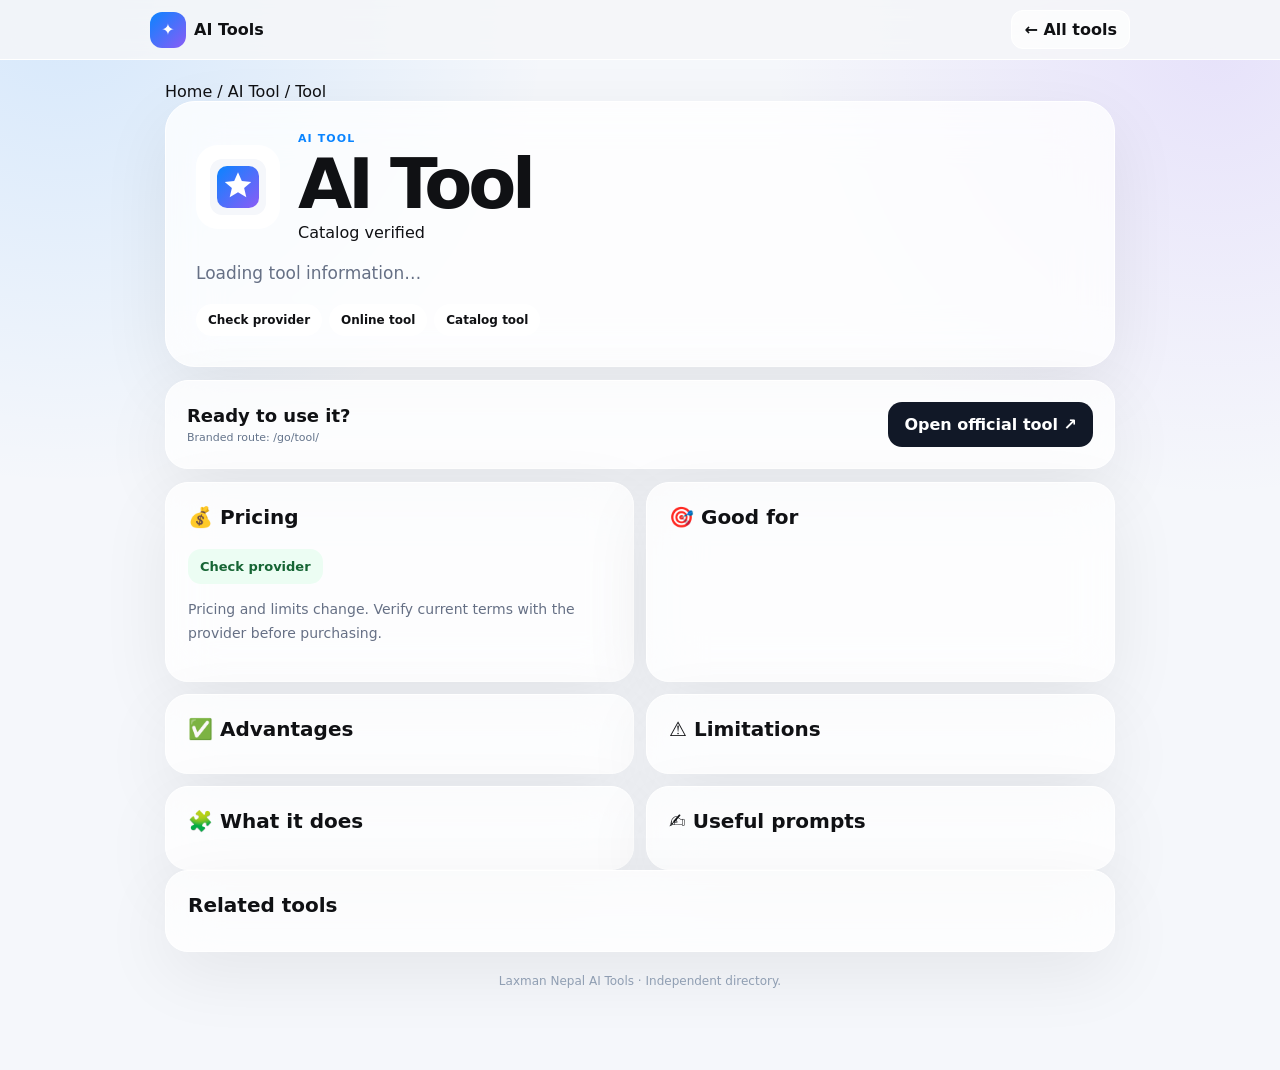
<file: scripts/tool_page.html>
<!doctype html><html lang="en"><head><meta charset="utf-8"><meta name="viewport" content="width=device-width,initial-scale=1,viewport-fit=cover"><meta name="theme-color" content="#0a84ff"><title>AI Tool | Laxman Nepal</title><meta id="metaDescription" name="description" content="AI tool details"><meta id="canonical" rel="canonical" href=""><meta id="ogTitle" property="og:title" content="AI Tool | Laxman Nepal"><meta id="ogDescription" property="og:description" content="AI tool details"><meta id="ogUrl" property="og:url" content=""><meta property="og:type" content="website"><meta property="og:image" content="https://ai.laxmannepal.com.np/icon.svg"><meta name="twitter:card" content="summary"><link rel="icon" href="../../icon.svg"><style>:root{--bg:#f5f7fb;--text:#101114;--muted:#667085;--glass:#ffffffc2;--blue:#0a84ff;--purple:#8b5cf6;--shadow:0 22px 70px #00000012}*{box-sizing:border-box}body{margin:0;color:var(--text);font-family:-apple-system,BlinkMacSystemFont,"SF Pro Display",Inter,system-ui,sans-serif;background:radial-gradient(circle at 5% 0%,#0a84ff22,transparent 30%),radial-gradient(circle at 95% 5%,#8b5cf622,transparent 28%),var(--bg)}a{text-decoration:none;color:inherit}.nav{position:sticky;top:0;z-index:20;padding:10px 14px;background:#f5f6f8dd;border-bottom:1px solid #fff;backdrop-filter:blur(28px)}.navin{max-width:980px;margin:auto;display:flex;justify-content:space-between;align-items:center}.brand{font-weight:900;display:flex;gap:8px;align-items:center}.mark{width:36px;height:36px;border-radius:12px;display:grid;place-items:center;color:#fff;background:linear-gradient(135deg,var(--blue),var(--purple))}.back{padding:9px 12px;border:1px solid #fff;background:#ffffffaa;border-radius:12px;font-weight:800}.wrap{max-width:980px;margin:auto;padding:22px 15px 70px}.glass{border:1px solid #fff;background:var(--glass);backdrop-filter:blur(26px);box-shadow:var(--shadow)}.hero{padding:30px;border-radius:30px}.head{display:flex;gap:18px;align-items:center}.logo{width:84px;height:84px;border-radius:22px;background:#fff;padding:14px;object-fit:contain}.eyebrow{color:var(--blue);font-weight:900;text-transform:uppercase;font-size:11px;letter-spacing:.1em}.hero h1{font-size:clamp(40px,7vw,70px);line-height:.92;letter-spacing:-.06em;margin:7px 0}.desc{font-size:17px;line-height:1.65;color:var(--muted);max-width:820px}.tags{display:flex;flex-wrap:wrap;gap:7px;margin-top:17px}.tag{padding:8px 11px;border-radius:999px;background:#fff;border:1px solid #fff;font-size:12px;font-weight:850}.grid{display:grid;grid-template-columns:repeat(2,1fr);gap:12px;margin-top:13px}.box{padding:22px;border-radius:23px}.box h2{margin:0 0 10px;font-size:20px}.box p,.box li{color:var(--muted);line-height:1.65;font-size:14px}.box ul{padding-left:19px;margin:0}.prompt{margin-top:9px;padding:13px 45px 13px 13px;border-radius:15px;background:#fff9;border:1px solid #fff;color:#334155;font-size:13px;line-height:1.55;position:relative}.copy{position:absolute;right:8px;top:8px;padding:7px 9px;border:0;border-radius:9px;background:#fff;color:#334155;font-size:11px;font-weight:900;cursor:pointer}.price{display:inline-flex;margin-top:10px;padding:10px 12px;border-radius:13px;background:#ecfdf3;color:#166534;font-weight:900;font-size:13px}.cta{margin-top:13px;padding:21px;border-radius:23px;display:flex;justify-content:space-between;align-items:center;gap:15px}.cta strong{font-size:18px}.short{font-size:11px;color:#64748b;margin-top:5px}.btn{display:inline-flex;align-items:center;justify-content:center;padding:13px 16px;border-radius:14px;background:#111827;color:#fff;font-weight:900;border:0;cursor:pointer}.btn.alt{background:#ffffffaa;color:#334155;border:1px solid #fff}.related{display:grid;grid-template-columns:repeat(3,1fr);gap:10px;margin-top:12px}.related a{padding:15px;border-radius:17px;background:#ffffffaa;border:1px solid #fff}.related small{display:block;color:var(--muted);margin-top:5px}.footer{text-align:center;color:#94a3b8;font-size:12px;margin-top:22px}@media(max-width:650px){.grid,.related{grid-template-columns:1fr}.head{align-items:flex-start}.hero{padding:23px;border-radius:25px}.hero h1{font-size:43px}.desc{font-size:15px}.cta{flex-direction:column;align-items:stretch}.logo{width:70px;height:70px}}</style></head><body><header class="nav"><div class="navin"><a class="brand" href="../../"><span class="mark">✦</span>AI Tools</a><a class="back" href="../../">← All tools</a></div></header><main class="wrap"><nav aria-label="Breadcrumb"><a href="../../">Home</a> / <span id="crumbCategory">AI Tool</span> / <span id="crumbTitle">Tool</span></nav><section class="hero glass"><div class="head"><img id="logo" class="logo" alt="AI tool logo" src="../../icon.svg"><div><div class="eyebrow" id="category">AI Tool</div><h1 id="title">AI Tool</h1><div id="verified">Catalog verified</div></div></div><p class="desc" id="description">Loading tool information…</p><div class="tags"><span class="tag" id="pricing">Check provider</span><span class="tag" id="source">Online tool</span><span class="tag" id="rank">Catalog tool</span></div></section><section class="cta glass"><div><strong>Ready to use it?</strong><div class="short">Branded route: <span id="shortlink">/go/tool/</span></div></div><a id="visit" class="btn" href="#">Open official tool ↗</a></section><section class="grid"><article class="box glass"><h2>💰 Pricing</h2><div class="price" id="price">Check provider</div><p>Pricing and limits change. Verify current terms with the provider before purchasing.</p></article><article class="box glass"><h2>🎯 Good for</h2><ul id="useCases"></ul></article><article class="box glass"><h2>✅ Advantages</h2><ul id="benefits"></ul></article><article class="box glass"><h2>⚠️ Limitations</h2><ul id="limitations"></ul></article><article class="box glass"><h2>🧩 What it does</h2><p id="description2"></p></article><article class="box glass"><h2>✍️ Useful prompts</h2><div id="prompts"></div></article></section><section class="box glass"><h2>Related tools</h2><div id="related" class="related"></div></section><p class="footer">Laxman Nepal AI Tools · Independent directory.</p></main><script>const tool=__TOOL_JSON__;const related=__RELATED_JSON__;const esc=s=>String(s??'').replace(/[&<>"']/g,m=>({'&':'&amp;','<':'&lt;','>':'&gt;','"':'&quot;',"'":'&#39;'}[m]));const name=tool.title||'AI Tool';const canonical=`https://ai.laxmannepal.com.np/tools/${encodeURIComponent(tool.slug)}/`;document.title=`${name} — AI Tool | Laxman Nepal`;document.getElementById('metaDescription').content=`${name}: pricing, use cases, advantages, limitations and useful prompts.`;document.getElementById('canonical').href=canonical;document.getElementById('ogTitle').content=`${name} — AI Tool | Laxman Nepal`;document.getElementById('ogDescription').content=tool.description||'';document.getElementById('ogUrl').content=canonical;document.getElementById('title').textContent=name;document.getElementById('description').textContent=tool.description||'';document.getElementById('description2').textContent=tool.description||'';document.getElementById('category').textContent=tool.category||'AI Tool';document.getElementById('crumbCategory').textContent=tool.category||'AI Tool';document.getElementById('crumbTitle').textContent=name;document.getElementById('pricing').textContent=tool.pricing||'Check provider';document.getElementById('price').textContent=tool.pricing||'Check provider';document.getElementById('source').textContent=tool.source==='github'?'GitHub project':'Online tool';document.getElementById('rank').textContent=tool.trendingRank?`#${tool.trendingRank} in catalog`:'Catalog tool';document.getElementById('verified').textContent=`Verified: ${tool.lastVerified||'catalog date'}`;const logo=document.getElementById('logo');logo.src=tool.logo||'../../icon.svg';logo.alt=`${name} logo`;const visit=document.getElementById('visit');visit.href=tool.url;document.getElementById('shortlink').textContent=`https://ai.laxmannepal.com.np/go/${tool.slug}/`;const list=(id,items)=>document.getElementById(id).innerHTML=(items||[]).map(x=>`<li>${esc(x)}</li>`).join('');list('useCases',tool.useCases);list('benefits',tool.benefits);list('limitations',tool.limitations);document.getElementById('prompts').innerHTML=(tool.prompts||[]).map(x=>`<div class="prompt"><span>${esc(x)}</span><button class="copy" type="button">Copy</button></div>`).join('');document.querySelectorAll('.copy').forEach((b,i)=>b.onclick=async()=>{try{await navigator.clipboard.writeText(tool.prompts[i]);b.textContent='Copied';setTimeout(()=>b.textContent='Copy',1200)}catch(_){b.textContent='Select text'}});document.getElementById('related').innerHTML=(related||[]).map(t=>`<a href="../${encodeURIComponent(t.slug)}/"><strong>${esc(t.title)}</strong><small>${esc(t.pricing||'Check provider')}</small></a>`).join('');const ld={"@context":"https://schema.org","@type":"SoftwareApplication",name,description:tool.description||'',url:tool.url,applicationCategory:tool.category||'AI Tool',offers:{"@type":"Offer",price:tool.pricing==='Free'?'0':undefined,priceCurrency:'USD'}};const bc={"@context":"https://schema.org","@type":"BreadcrumbList",itemListElement:[{"@type":"ListItem",position:1,name:'AI Tools',item:'https://ai.laxmannepal.com.np/'},{"@type":"ListItem",position:2,name:tool.category||'AI Tool',item:`https://ai.laxmannepal.com.np/categories/${encodeURIComponent(String(tool.category||'AI Tools').toLowerCase().replace(/[^a-z0-9]+/g,'-'))}/`},{"@type":"ListItem",position:3,name}]};for(const data of [ld,bc]){const s=document.createElement('script');s.type='application/ld+json';s.textContent=JSON.stringify(data);document.head.appendChild(s)}</script></body></html>
</file>
